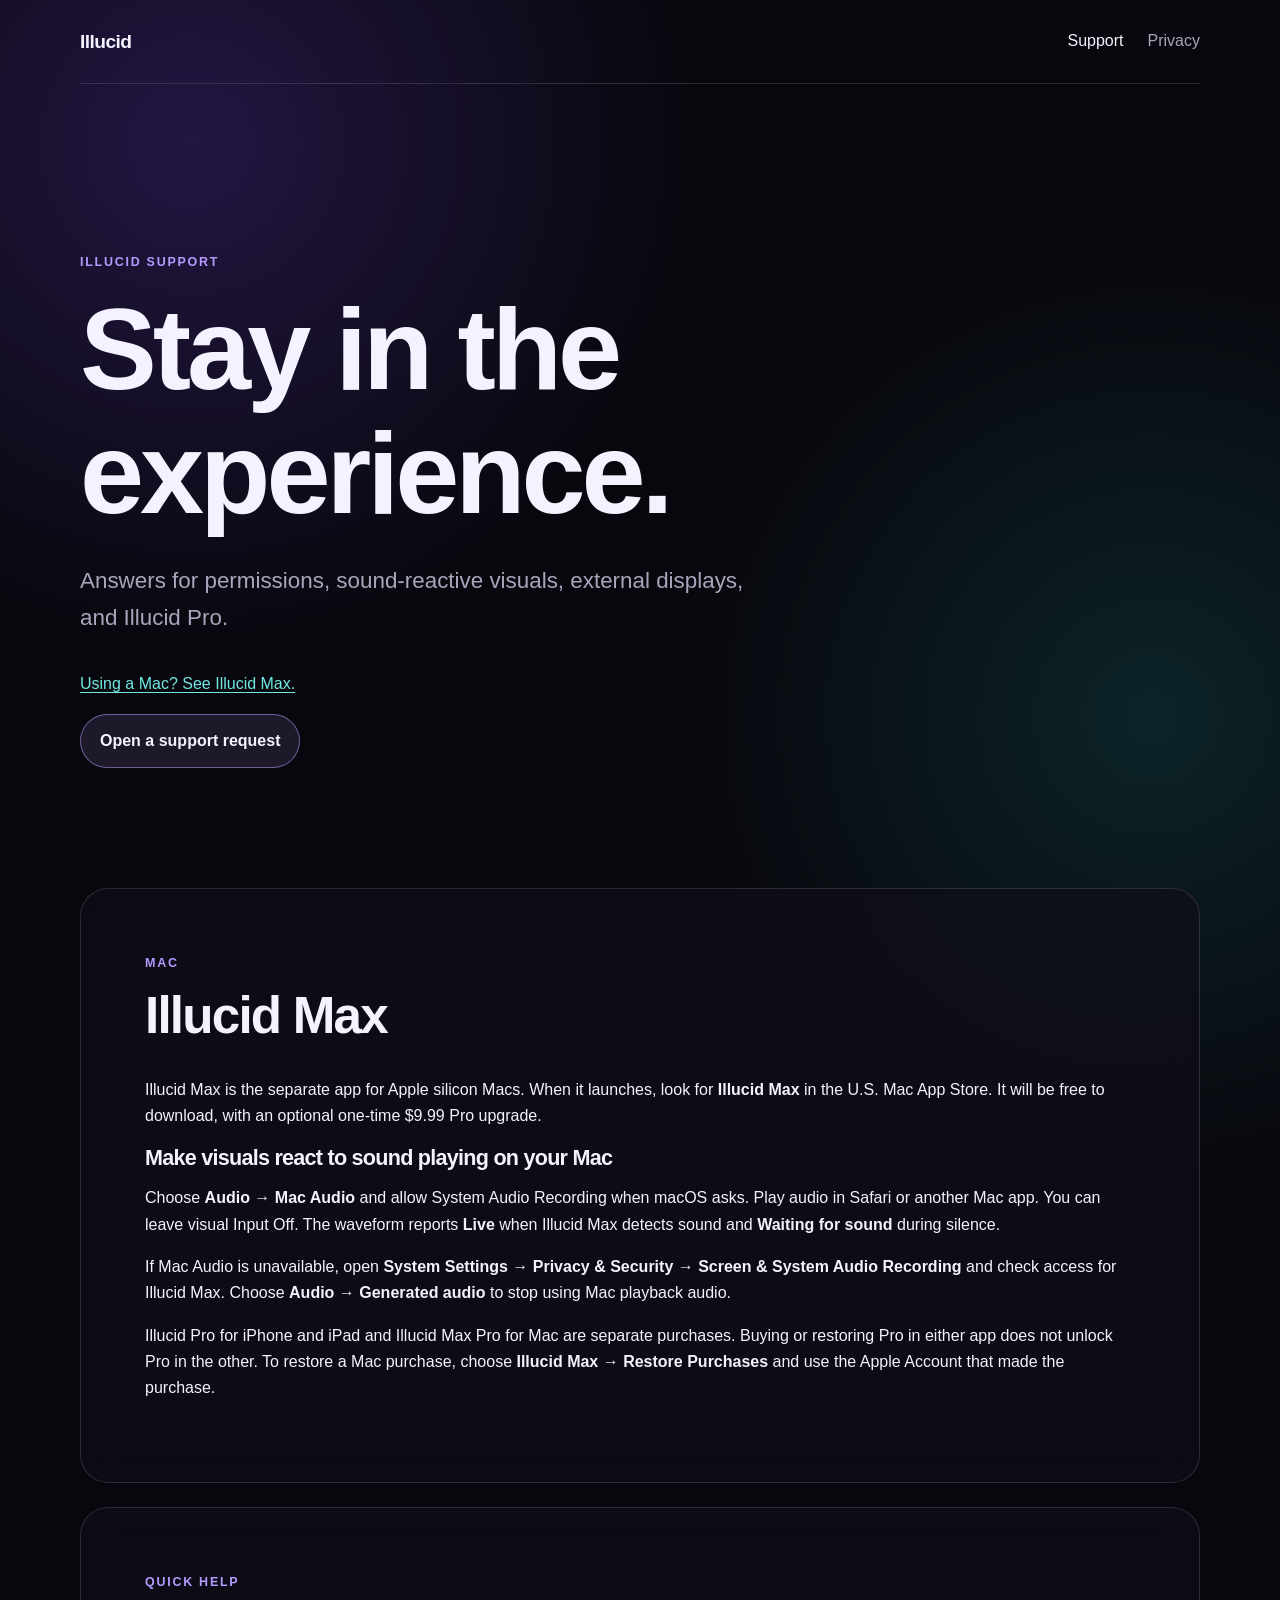
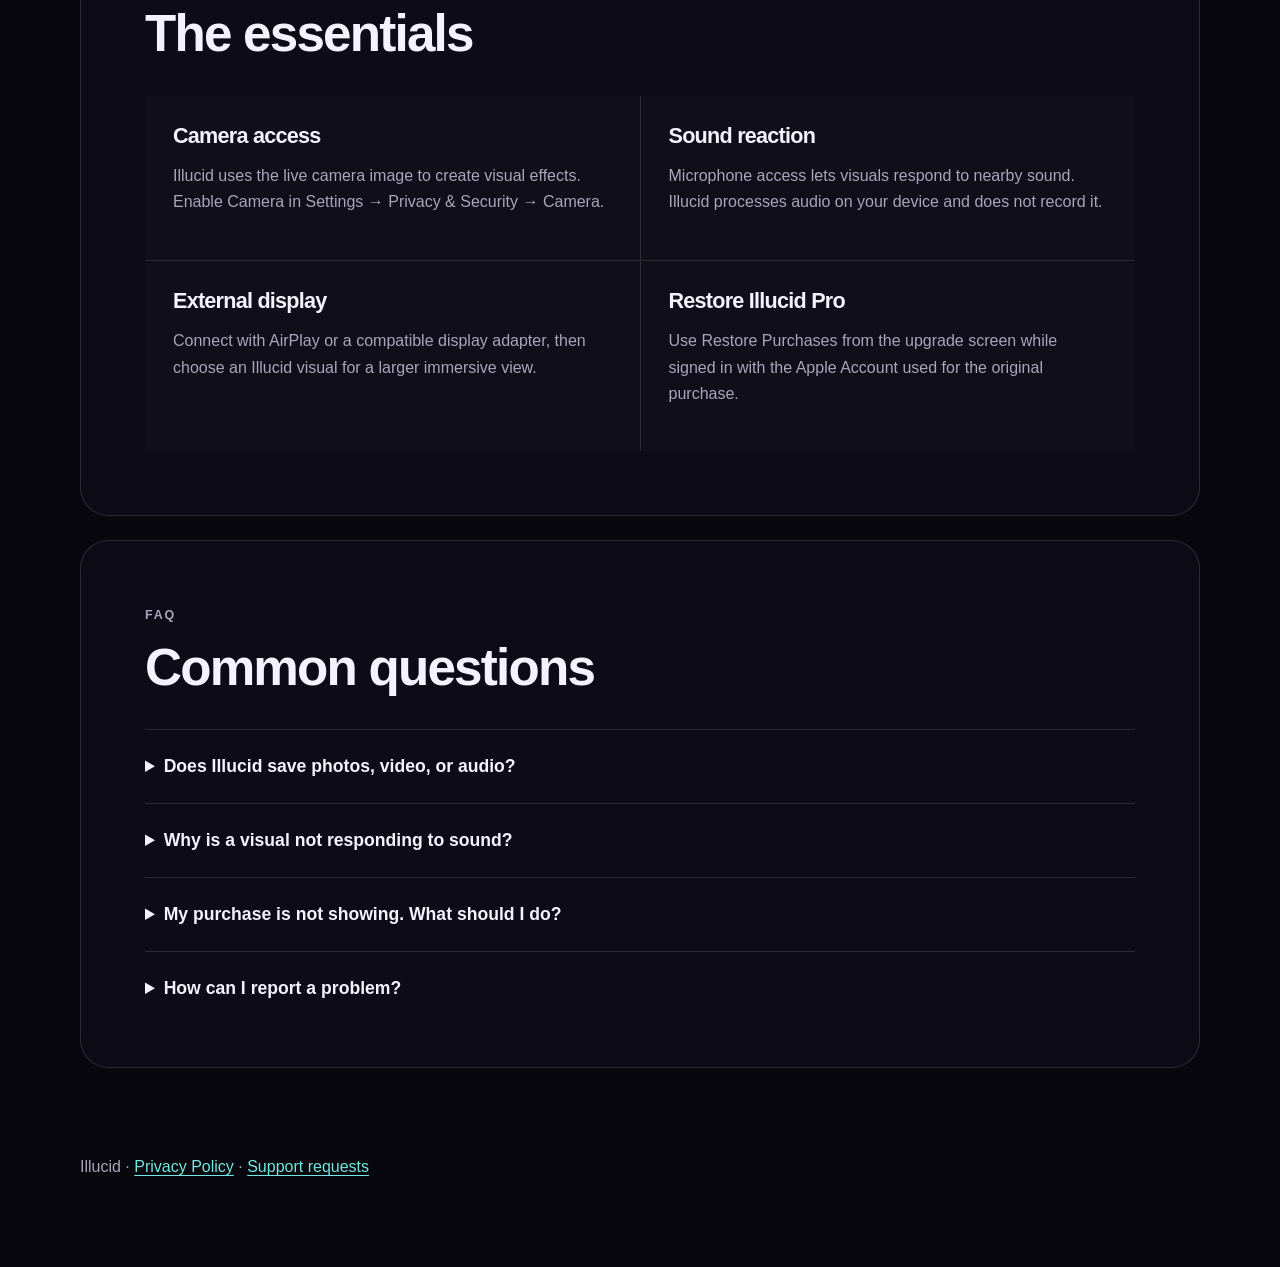
<file: index.html>
<!doctype html>
<html lang="en">
<head>
  <meta charset="utf-8">
  <meta name="viewport" content="width=device-width, initial-scale=1">
  <meta name="description" content="Support for Illucid on iPhone and iPad and Illucid Max on Mac.">
  <title>Illucid Support</title>
  <link rel="stylesheet" href="styles.css">
</head>
<body>
  <header class="site-header">
    <a class="brand" href="./" aria-label="Illucid support home">Illucid</a>
    <nav aria-label="Primary navigation">
      <a aria-current="page" href="./">Support</a>
      <a href="privacy.html">Privacy</a>
    </nav>
  </header>

  <main>
    <section class="hero">
      <p class="eyebrow">Illucid Support</p>
      <h1>Stay in the experience.</h1>
      <p class="lede">Answers for permissions, sound-reactive visuals, external displays, and Illucid Pro.</p>
      <p><a href="#illucid-max">Using a Mac? See Illucid Max.</a></p>
      <a class="button" href="https://github.com/distrbnce/illucid-support/issues/new">Open a support request</a>
    </section>

    <section class="panel" aria-labelledby="illucid-max">
      <p class="eyebrow">Mac</p>
      <h2 id="illucid-max">Illucid Max</h2>
      <p>Illucid Max is the separate app for Apple silicon Macs. When it launches, look for <strong>Illucid Max</strong> in the U.S. Mac App Store. It will be free to download, with an optional one-time $9.99 Pro upgrade.</p>
      <h3>Make visuals react to sound playing on your Mac</h3>
      <p>Choose <strong>Audio → Mac Audio</strong> and allow System Audio Recording when macOS asks. Play audio in Safari or another Mac app. You can leave visual Input Off. The waveform reports <strong>Live</strong> when Illucid Max detects sound and <strong>Waiting for sound</strong> during silence.</p>
      <p>If Mac Audio is unavailable, open <strong>System Settings → Privacy &amp; Security → Screen &amp; System Audio Recording</strong> and check access for Illucid Max. Choose <strong>Audio → Generated audio</strong> to stop using Mac playback audio.</p>
      <p>Illucid Pro for iPhone and iPad and Illucid Max Pro for Mac are separate purchases. Buying or restoring Pro in either app does not unlock Pro in the other. To restore a Mac purchase, choose <strong>Illucid Max → Restore Purchases</strong> and use the Apple Account that made the purchase.</p>
    </section>

    <section class="panel" aria-labelledby="quick-help">
      <p class="eyebrow">Quick help</p>
      <h2 id="quick-help">The essentials</h2>
      <div class="grid">
        <article>
          <h3>Camera access</h3>
          <p>Illucid uses the live camera image to create visual effects. Enable Camera in Settings → Privacy &amp; Security → Camera.</p>
        </article>
        <article>
          <h3>Sound reaction</h3>
          <p>Microphone access lets visuals respond to nearby sound. Illucid processes audio on your device and does not record it.</p>
        </article>
        <article>
          <h3>External display</h3>
          <p>Connect with AirPlay or a compatible display adapter, then choose an Illucid visual for a larger immersive view.</p>
        </article>
        <article>
          <h3>Restore Illucid Pro</h3>
          <p>Use Restore Purchases from the upgrade screen while signed in with the Apple Account used for the original purchase.</p>
        </article>
      </div>
    </section>

    <section class="panel faq" aria-labelledby="faq">
      <p class="eyebrow">FAQ</p>
      <h2 id="faq">Common questions</h2>
      <details>
        <summary>Does Illucid save photos, video, or audio?</summary>
        <p>No. Camera and microphone input are processed live on your device to generate the experience; Illucid does not record or upload them.</p>
      </details>
      <details>
        <summary>Why is a visual not responding to sound?</summary>
        <p>Confirm microphone permission is enabled for Illucid, raise the nearby audio level, and make sure the selected visual supports sound reactivity.</p>
      </details>
      <details>
        <summary>My purchase is not showing. What should I do?</summary>
        <p>Check that you are signed in to the correct Apple Account, then use Restore Purchases. If it still does not appear, open a support request and include your device model and iOS version. Do not post receipts or other sensitive information publicly.</p>
      </details>
      <details>
        <summary>How can I report a problem?</summary>
        <p>Use the support-request link above. Describe what happened, what you expected, and the steps needed to reproduce it. Please do not include personal or sensitive information.</p>
      </details>
    </section>
  </main>

  <footer>
    <p>Illucid · <a href="privacy.html">Privacy Policy</a> · <a href="https://github.com/distrbnce/illucid-support/issues">Support requests</a></p>
  </footer>
</body>
</html>
</file>
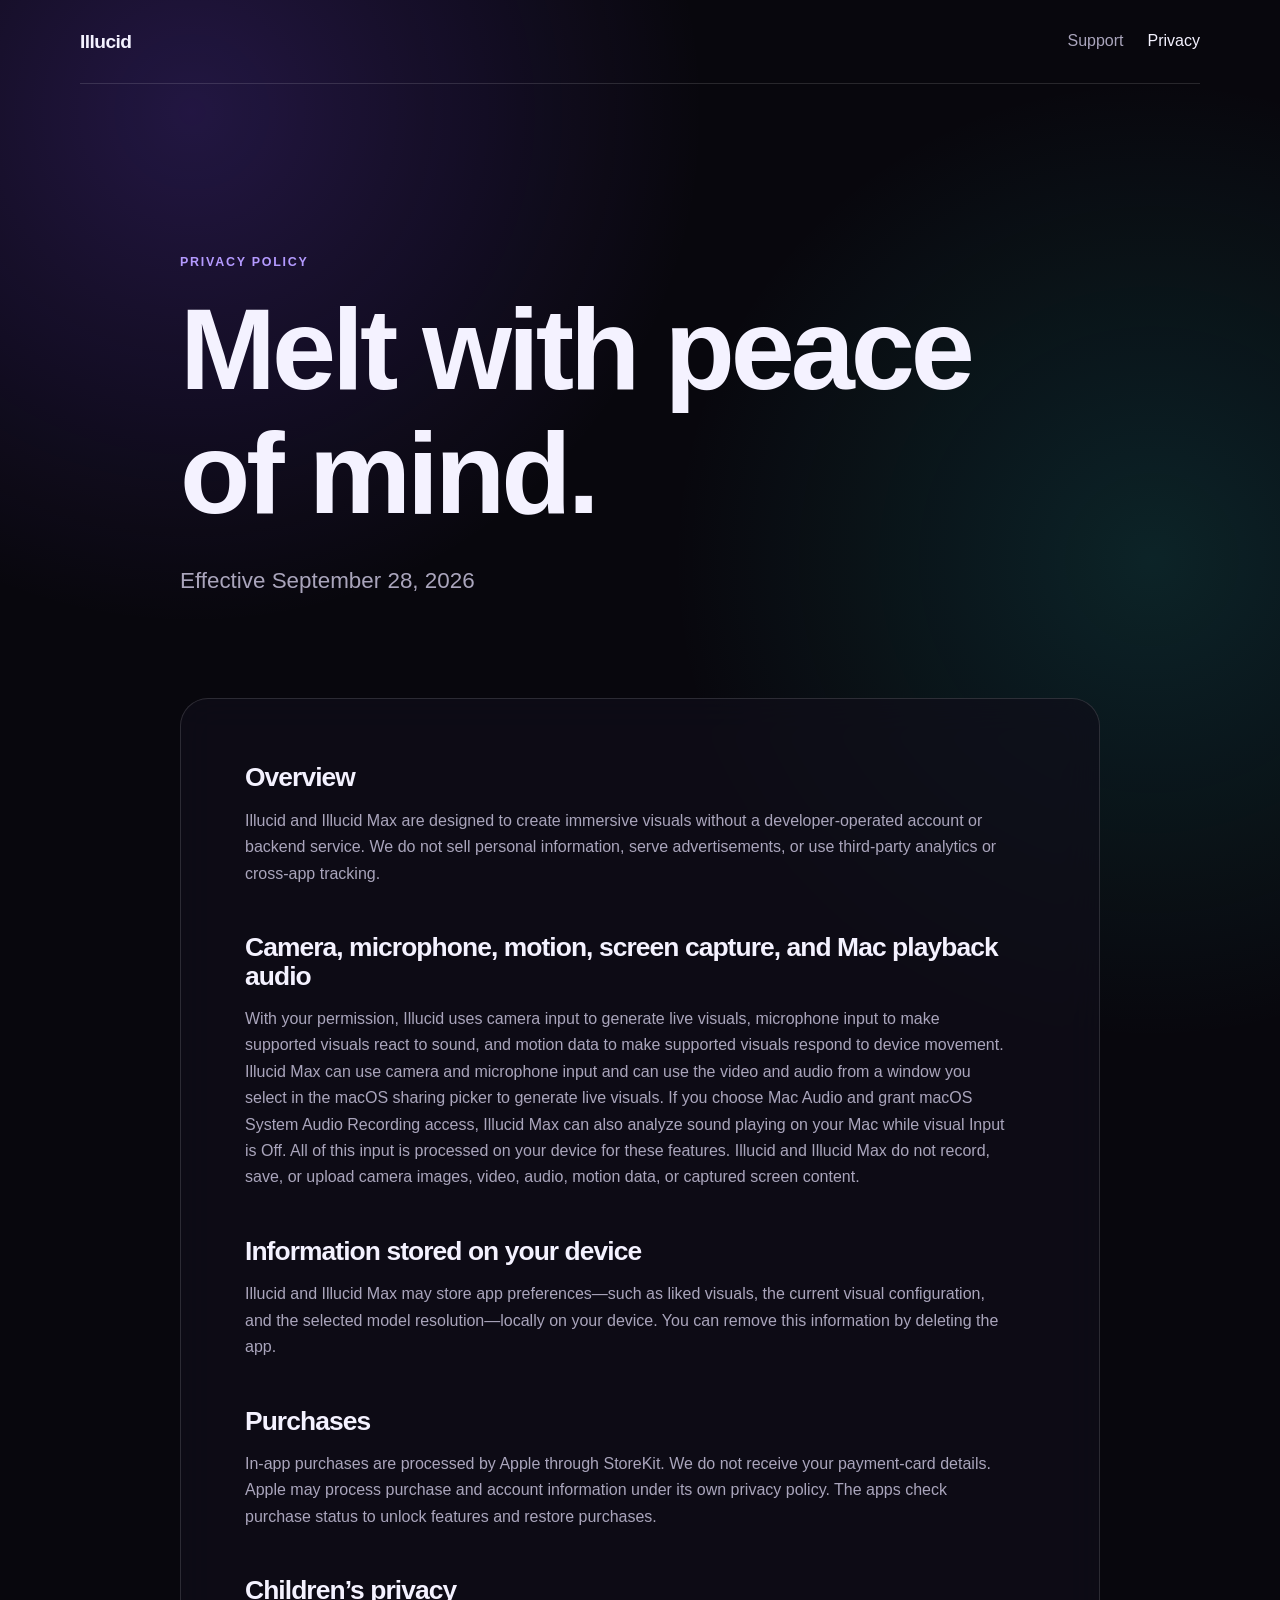
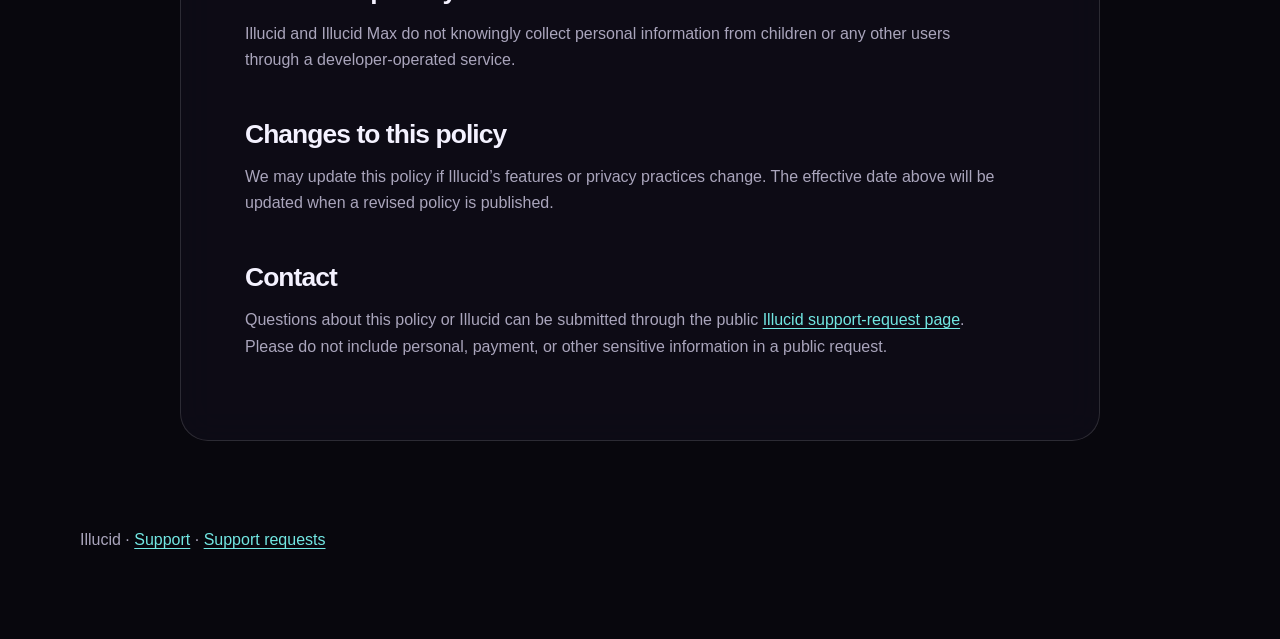
<file: privacy.html>
<!doctype html>
<html lang="en">
<head>
  <meta charset="utf-8">
  <meta name="viewport" content="width=device-width, initial-scale=1">
  <meta name="description" content="Privacy Policy for the Illucid and Illucid Max apps.">
  <title>Privacy Policy · Illucid</title>
  <link rel="stylesheet" href="styles.css">
</head>
<body>
  <header class="site-header">
    <a class="brand" href="./" aria-label="Illucid support home">Illucid</a>
    <nav aria-label="Primary navigation">
      <a href="./">Support</a>
      <a aria-current="page" href="privacy.html">Privacy</a>
    </nav>
  </header>

  <main class="policy">
    <section class="hero compact">
      <p class="eyebrow">Privacy Policy</p>
      <h1>Melt with peace of mind.</h1>
      <p class="lede">Effective September 28, 2026</p>
    </section>

    <article class="panel prose">
      <h2>Overview</h2>
      <p>Illucid and Illucid Max are designed to create immersive visuals without a developer-operated account or backend service. We do not sell personal information, serve advertisements, or use third-party analytics or cross-app tracking.</p>

      <h2>Camera, microphone, motion, screen capture, and Mac playback audio</h2>
      <p>With your permission, Illucid uses camera input to generate live visuals, microphone input to make supported visuals react to sound, and motion data to make supported visuals respond to device movement. Illucid Max can use camera and microphone input and can use the video and audio from a window you select in the macOS sharing picker to generate live visuals. If you choose Mac Audio and grant macOS System Audio Recording access, Illucid Max can also analyze sound playing on your Mac while visual Input is Off. All of this input is processed on your device for these features. Illucid and Illucid Max do not record, save, or upload camera images, video, audio, motion data, or captured screen content.</p>

      <h2>Information stored on your device</h2>
      <p>Illucid and Illucid Max may store app preferences—such as liked visuals, the current visual configuration, and the selected model resolution—locally on your device. You can remove this information by deleting the app.</p>

      <h2>Purchases</h2>
      <p>In-app purchases are processed by Apple through StoreKit. We do not receive your payment-card details. Apple may process purchase and account information under its own privacy policy. The apps check purchase status to unlock features and restore purchases.</p>

      <h2>Children’s privacy</h2>
      <p>Illucid and Illucid Max do not knowingly collect personal information from children or any other users through a developer-operated service.</p>

      <h2>Changes to this policy</h2>
      <p>We may update this policy if Illucid’s features or privacy practices change. The effective date above will be updated when a revised policy is published.</p>

      <h2>Contact</h2>
      <p>Questions about this policy or Illucid can be submitted through the public <a href="https://github.com/distrbnce/illucid-support/issues/new">Illucid support-request page</a>. Please do not include personal, payment, or other sensitive information in a public request.</p>
    </article>
  </main>

  <footer>
    <p>Illucid · <a href="./">Support</a> · <a href="https://github.com/distrbnce/illucid-support/issues">Support requests</a></p>
  </footer>
</body>
</html>
</file>
<file: styles.css>
:root {
  color-scheme: dark;
  --ink: #f4f2ff;
  --muted: #aaa5bc;
  --line: rgba(255,255,255,.13);
  --panel: rgba(16,14,25,.72);
  --violet: #b49aff;
  --cyan: #72e7e3;
}

* { box-sizing: border-box; }

html { background: #08070d; }

body {
  margin: 0;
  color: var(--ink);
  font: 16px/1.65 ui-sans-serif, -apple-system, BlinkMacSystemFont, "Segoe UI", sans-serif;
  background:
    radial-gradient(circle at 15% 5%, rgba(128,75,255,.22), transparent 32rem),
    radial-gradient(circle at 90% 25%, rgba(36,210,202,.14), transparent 30rem),
    #08070d;
}

a { color: var(--cyan); text-underline-offset: .2em; }
a:hover { color: #a5fffb; }

.site-header, main, footer {
  width: min(1120px, calc(100% - 40px));
  margin-inline: auto;
}

.site-header {
  min-height: 84px;
  display: flex;
  align-items: center;
  justify-content: space-between;
  border-bottom: 1px solid var(--line);
}

.brand {
  color: var(--ink);
  font-size: 1.2rem;
  font-weight: 760;
  letter-spacing: -.03em;
  text-decoration: none;
}

nav { display: flex; gap: 24px; }
nav a { color: var(--muted); text-decoration: none; }
nav a[aria-current="page"] { color: var(--ink); }

.hero { padding: clamp(84px, 14vw, 168px) 0 clamp(72px, 10vw, 120px); }
.hero.compact { padding-bottom: 64px; }

.eyebrow {
  margin: 0 0 14px;
  color: var(--violet);
  font-size: .78rem;
  font-weight: 750;
  letter-spacing: .14em;
  text-transform: uppercase;
}

h1, h2, h3 { line-height: 1.08; letter-spacing: -.035em; }
h1 { max-width: 850px; margin: 0; font-size: clamp(3.4rem, 9vw, 7.6rem); }
h2 { margin: 0 0 34px; font-size: clamp(2rem, 4vw, 3.4rem); }
h3 { margin: 0 0 12px; font-size: 1.35rem; }

.lede { max-width: 680px; margin: 28px 0 34px; color: var(--muted); font-size: clamp(1.12rem, 2vw, 1.4rem); }

.button {
  display: inline-block;
  padding: 13px 19px;
  border: 1px solid rgba(180,154,255,.55);
  border-radius: 999px;
  color: var(--ink);
  background: rgba(180,154,255,.12);
  font-weight: 700;
  text-decoration: none;
}
.button:hover { color: white; background: rgba(180,154,255,.2); }

.panel {
  margin-bottom: 24px;
  padding: clamp(28px, 5vw, 64px);
  border: 1px solid var(--line);
  border-radius: 28px;
  background: var(--panel);
  backdrop-filter: blur(18px);
}

.grid { display: grid; grid-template-columns: repeat(2, 1fr); gap: 1px; background: var(--line); }
.grid article { padding: 28px; background: #100e19; }
.grid p, .faq p, .prose p { color: var(--muted); }

details { padding: 22px 0; border-top: 1px solid var(--line); }
details:last-child { padding-bottom: 0; }
summary { cursor: pointer; font-size: 1.1rem; font-weight: 700; }
details p { max-width: 760px; margin-bottom: 0; }

.policy { max-width: 920px; }
.prose h2 { margin: 46px 0 10px; font-size: 1.65rem; }
.prose h2:first-child { margin-top: 0; }
.prose p { max-width: 760px; }

footer { padding: 46px 0 70px; color: var(--muted); }

@media (max-width: 640px) {
  .site-header, main, footer { width: min(100% - 28px, 1120px); }
  .grid { grid-template-columns: 1fr; }
  .grid article { padding: 22px; }
  .panel { border-radius: 20px; }
  nav { gap: 16px; }
}

@media (prefers-reduced-motion: no-preference) {
  .button { transition: background-color .2s ease, color .2s ease; }
}
</file>
